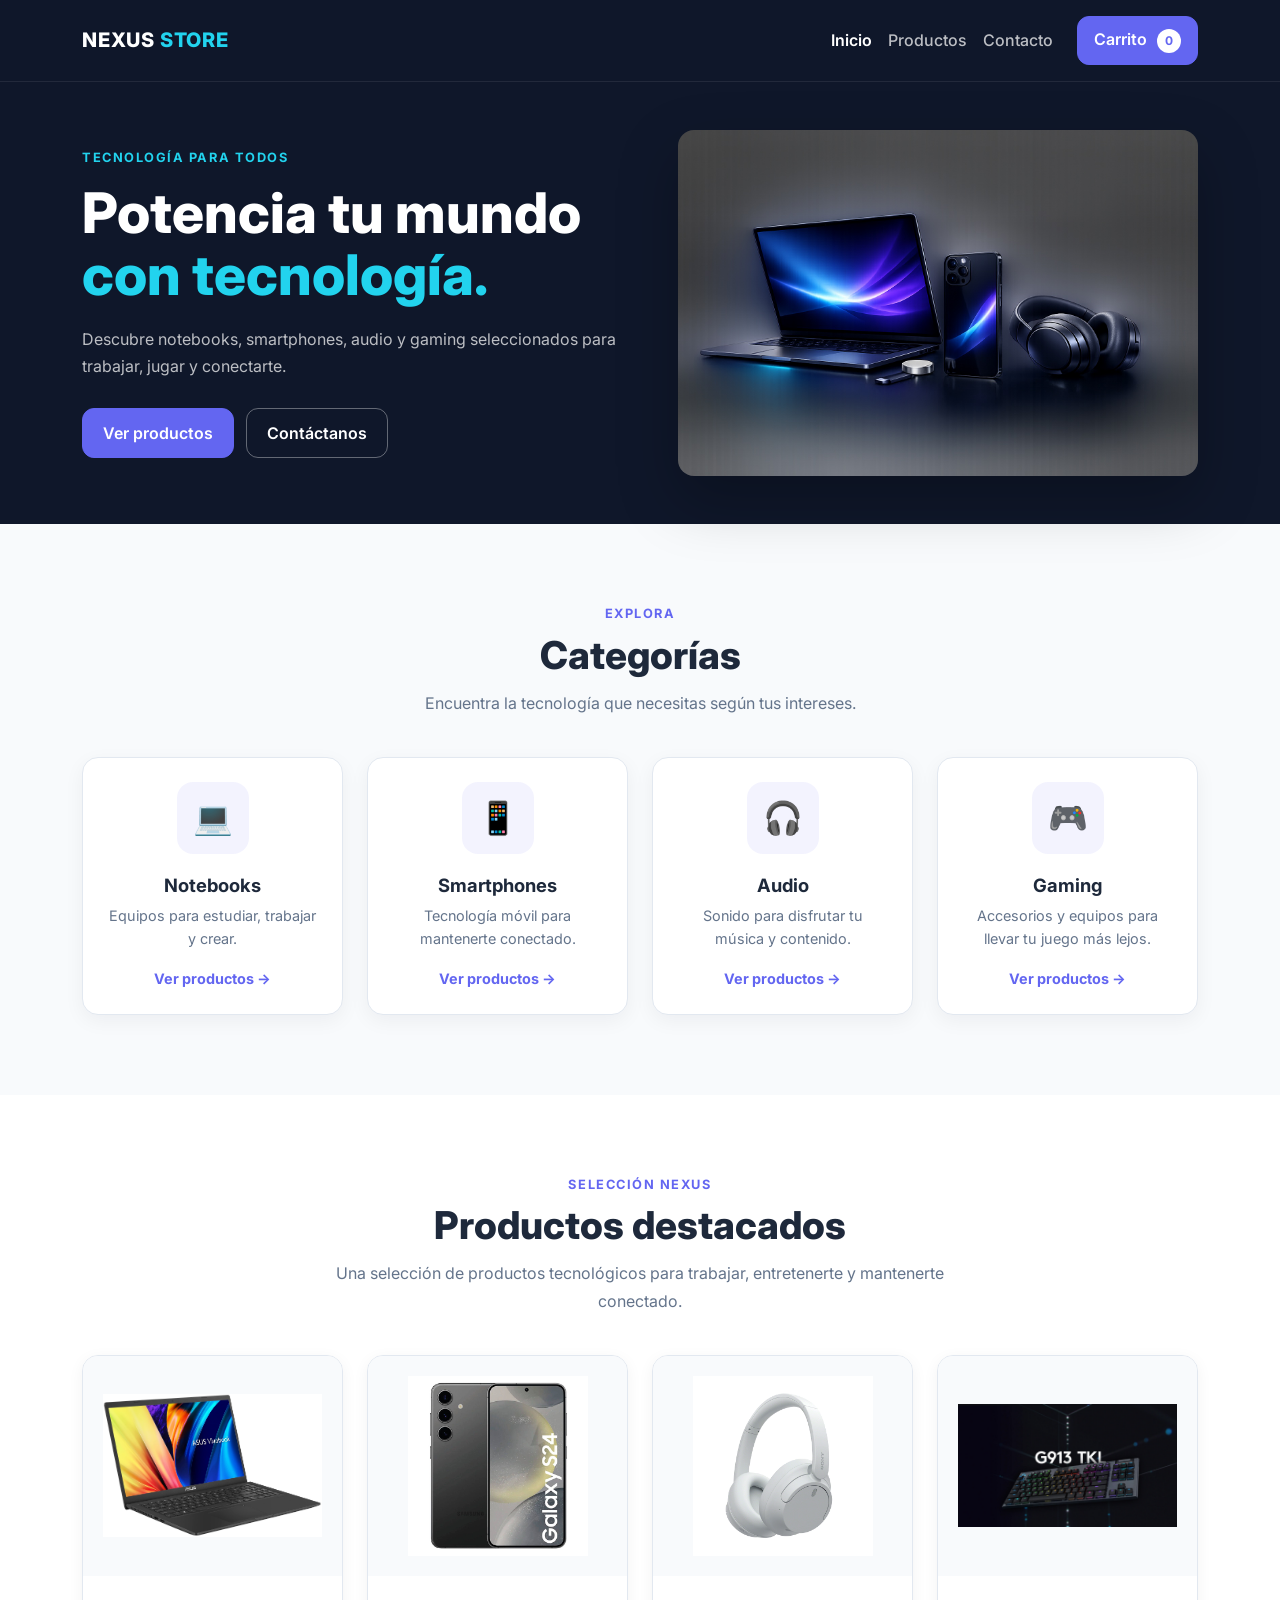
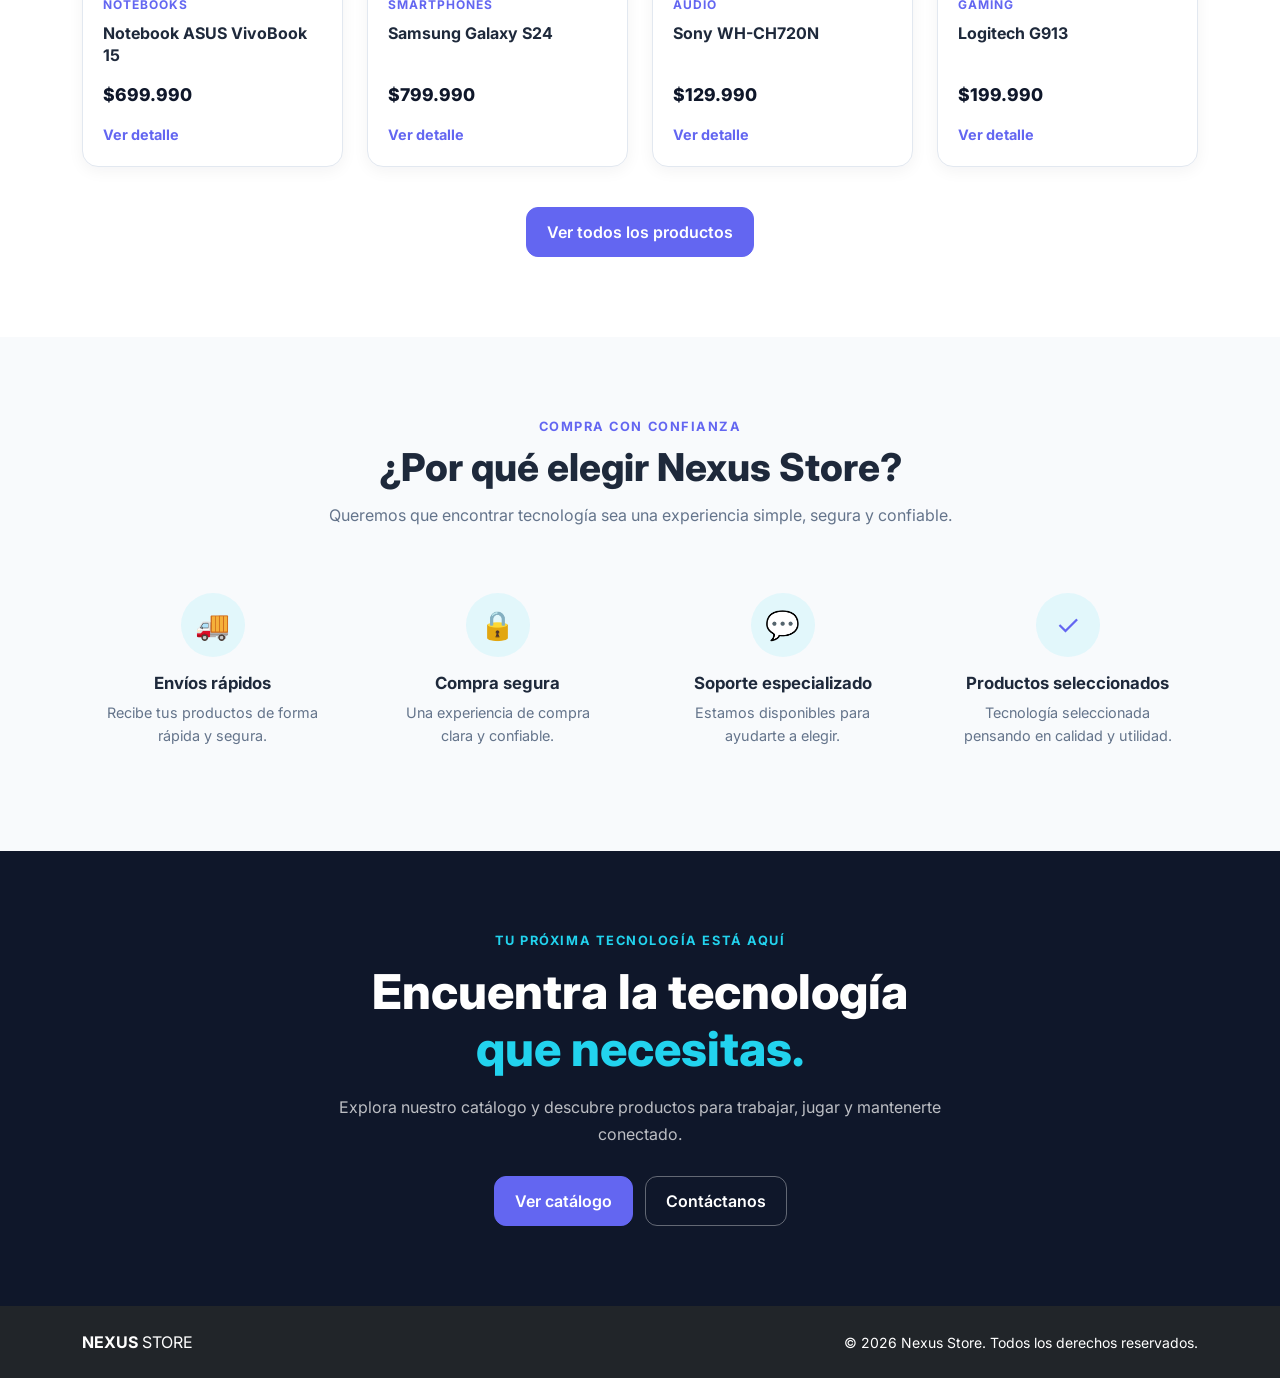
<file: index.html>
<!DOCTYPE html>
<html lang="es">

<head>
    <meta charset="UTF-8">
    <meta
        name="viewport"
        content="width=device-width, initial-scale=1.0"
    >
    <meta
        name="description"
        content="Nexus Store, catálogo de productos tecnológicos."
    >
    <title>
        Nexus Store | Inicio
    </title>

    <!-- ======================================
         GOOGLE FONTS
    ======================================= -->

    <link
        rel="preconnect"
        href="https://fonts.googleapis.com"
    >
    <link
        rel="preconnect"
        href="https://fonts.gstatic.com"
        crossorigin
    >
    <link
        href="https://fonts.googleapis.com/css2?family=Inter:wght@400;500;600;700;800&display=swap"
        rel="stylesheet"
    >

    <!-- ======================================
         BOOTSTRAP CSS
    ======================================= -->

    <link
        href="https://cdn.jsdelivr.net/npm/bootstrap@5.3.8/dist/css/bootstrap.min.css"
        rel="stylesheet"
    >


    <!-- ======================================
         CSS
    ======================================= -->

    <link
        rel="stylesheet"
        href="css/custom.css"
    >

</head>

<body>


    <!-- ======================================
         HEADER
    ======================================= -->

    <header class="site-header">


        <!-- ==================================
             NAVEGACIÓN PRINCIPAL
        =================================== -->

        <nav
            class="navbar navbar-expand-lg nexus-navbar"
            aria-label="Navegación principal"
        >
            <div class="container">


                <!-- ==========================
                     MARCA
                =========================== -->

                <a
                    class="navbar-brand nexus-brand"
                    href="index.html"
                    aria-label="Nexus Store, volver al inicio"
                >
                    <span class="brand-main">
                        NEXUS
                    </span>
                    <span class="brand-accent">
                        STORE
                    </span>
                </a>

                <!-- ==========================
                     BOTÓN MOBILE
                =========================== -->

                <button
                    class="navbar-toggler"
                    type="button"
                    data-bs-toggle="collapse"
                    data-bs-target="#mainNavbar"
                    aria-controls="mainNavbar"
                    aria-expanded="false"
                    aria-label="Abrir menú de navegación"
                >
                    <span
                        class="navbar-toggler-icon"
                    ></span>
                </button>

                <!-- ==========================
                     MENÚ DE NAVEGACIÓN
                =========================== -->

                <div
                    class="collapse navbar-collapse"
                    id="mainNavbar"
                >
                    <ul
                        class="navbar-nav ms-auto align-items-lg-center"
                    >
                        <!-- INICIO -->

                        <li class="nav-item">
                            <a
                                class="nav-link active"
                                aria-current="page"
                                href="index.html"
                            >
                                Inicio
                            </a>

                        </li>

                        <!-- PRODUCTOS -->

                        <li class="nav-item">

                            <a
                                class="nav-link"
                                href="productos.html"
                            >
                                Productos
                            </a>

                        </li>

                        <!-- CONTACTO -->

                        <li class="nav-item">
                            <a
                                class="nav-link"
                                href="contacto.html"
                            >
                                Contacto
                            </a>
                        </li>

                        <!-- CARRITO -->

                        <li class="nav-item ms-lg-3">
                            <a
                                class="btn btn-nexus-cart"
                                href="#"
                                aria-label="Ver carrito de compras"
                            >
                                Carrito
                                <span
                                    id="cart-count"
                                    class="cart-count"
                                    role="status"
                                    aria-label="0 productos en el carrito"
                                >
                                     0
                                </span>
                            </a>
                        </li>
                    </ul>
                </div>
            </div>
        </nav>
    </header>


    <!-- ======================================
     CONTENIDO PRINCIPAL
======================================= -->

<main>

    <!-- ==================================
         HERO
    =================================== -->

    <section class="hero">
        <div class="container">
            <div class="row align-items-center">

                <!-- ======================
                     CONTENIDO DEL HERO
                ======================= -->

                <div class="col-12 col-lg-6">
                    <div class="hero-content">
                        <p class="hero-eyebrow">
                            Tecnología para todos
                        </p>
                        <h1 class="hero-title">
                            Potencia tu mundo
                            <span class="hero-title-accent">
                                con tecnología.
                            </span>
                        </h1>

                        <p class="hero-description">

                            Descubre notebooks, smartphones,
                            audio y gaming seleccionados para
                            trabajar, jugar y conectarte.
                        </p>

                        <!-- Acciones -->

                        <div class="hero-actions">
                            <a
                                href="productos.html"
                                class="btn btn-nexus-primary"
                            >
                                Ver productos
                            </a>
                            <a
                                href="contacto.html"
                                class="btn btn-nexus-outline"
                            >
                                Contáctanos
                            </a>
                        </div>
                    </div>
                </div>

                <!-- ======================
                     IMAGEN DEL HERO
                ======================= -->

                <div class="col-12 col-lg-6">
                    <div class="hero-media">
                        <img
                            src="img/Image_Hero.jpg"
                            alt="Notebook, smartphone y audífonos representando productos tecnológicos de Nexus Store"
                            class="img-fluid hero-image"
                        >
                    </div>
                </div>
            </div>
        </div>
    </section>

<!-- =========================================
     CATEGORÍAS
========================================= -->

<section
    class="home-categories"
    aria-labelledby="categories-title"
>

    <div class="container">

        <!-- Encabezado de sección -->

        <div class="section-heading">

            <p class="section-eyebrow">
                Explora
            </p>

            <h2
                id="categories-title"
                class="section-title"
            >
                Categorías
            </h2>

            <p class="section-description">
                Encuentra la tecnología que necesitas según tus intereses.
            </p>

        </div>


        <!-- Grid de categorías -->

        <div class="row g-4">


            <!-- Notebooks -->

            <div class="col-12 col-sm-6 col-lg-3">

                <a
                    href="productos.html?categoria=notebooks"
                    class="category-card"
                    aria-label="Ver productos de la categoría Notebooks"
                >

                    <div class="category-icon" aria-hidden="true">
                        💻
                    </div>

                    <h3 class="category-title">
                        Notebooks
                    </h3>

                    <p class="category-description">
                        Equipos para estudiar, trabajar y crear.
                    </p>

                    <span class="category-link">
                        Ver productos →
                    </span>

                </a>

            </div>


            <!-- Smartphones -->

            <div class="col-12 col-sm-6 col-lg-3">

                <a
                    href="productos.html?categoria=smartphones"
                    class="category-card"
                    aria-label="Ver productos de la categoría Smartphones"
                >

                    <div class="category-icon" aria-hidden="true">
                        📱
                    </div>

                    <h3 class="category-title">
                        Smartphones
                    </h3>

                    <p class="category-description">
                        Tecnología móvil para mantenerte conectado.
                    </p>

                    <span class="category-link">
                        Ver productos →
                    </span>

                </a>

            </div>


            <!-- Audio -->

            <div class="col-12 col-sm-6 col-lg-3">

                <a
                    href="productos.html?categoria=audio"
                    class="category-card"
                    aria-label="Ver productos de la categoría Audio"
                >

                    <div class="category-icon" aria-hidden="true">
                        🎧
                    </div>

                    <h3 class="category-title">
                        Audio
                    </h3>

                    <p class="category-description">
                        Sonido para disfrutar tu música y contenido.
                    </p>

                    <span class="category-link">
                        Ver productos →
                    </span>

                </a>

            </div>


            <!-- Gaming -->

            <div class="col-12 col-sm-6 col-lg-3">

                <a
                    href="productos.html?categoria=gaming"
                    class="category-card"
                    aria-label="Ver productos de la categoría Gaming"
                >

                    <div class="category-icon" aria-hidden="true">
                        🎮
                    </div>

                    <h3 class="category-title">
                        Gaming
                    </h3>

                    <p class="category-description">
                        Accesorios y equipos para llevar tu juego más lejos.
                    </p>

                    <span class="category-link">
                        Ver productos →
                    </span>

                </a>

            </div>

        </div>

    </div>

</section>



<!-- =========================================
     PRODUCTOS DESTACADOS
========================================= -->

<section
    class="featured-products"
    aria-labelledby="featured-title"
>

    <div class="container">

        <!-- Encabezado -->

        <div class="section-heading">

            <p class="section-eyebrow">
                Selección Nexus
            </p>

            <h2
                id="featured-title"
                class="section-title"
            >
                Productos destacados
            </h2>

            <p class="section-description">
                Una selección de productos tecnológicos para trabajar,
                entretenerte y mantenerte conectado.
            </p>

        </div>


        <!-- Grid de productos -->

        <div class="row g-4">


            <!-- Producto 1 -->

            <div class="col-12 col-sm-6 col-lg-3">
                <article class="home-product-card">
                    <div class="home-product-image-wrapper">
                        <img
                            src="img/asus-vivobook.jpg"
                            alt="Notebook ASUS VivoBook 15"
                            class="home-product-image"
                        >
                    </div>

                    <div class="home-product-content">
                        <p class="home-product-category">
                            Notebooks
                        </p>
                        <h3 class="home-product-title">
                            Notebook ASUS VivoBook 15
                        </h3>
                        <p class="home-product-price">
                            $699.990
                        </p>
                        <a
                            href="producto.html?id=asus-vivobook"
                            class="home-product-link"
                        >
                            Ver detalle
                        </a>
                    </div>
                </article>
            </div>


            <!-- Producto 2 -->

            <div class="col-12 col-sm-6 col-lg-3">
                <article class="home-product-card">
                    <div class="home-product-image-wrapper">

                        <img
                            src="img/samsung-galaxy-s24.jpg"
                            alt="Smartphone Samsung Galaxy S24"
                            class="home-product-image"
                        >
                    </div>

                    <div class="home-product-content">
                        <p class="home-product-category">
                            Smartphones
                        </p>
                        <h3 class="home-product-title">
                            Samsung Galaxy S24
                        </h3>
                        <p class="home-product-price">
                            $799.990
                        </p>

                        <a
                            href="producto.html?id=samsung-galaxy-s24"
                            class="home-product-link"
                        >
                            Ver detalle
                        </a>
                    </div>
                </article>
            </div>


            <!-- Producto 3 -->

            <div class="col-12 col-sm-6 col-lg-3">

                <article class="home-product-card">
                    <div class="home-product-image-wrapper">
                        <img
                            src="img/sony-wh-ch720n.jpg"
                            alt="Audífonos inalámbricos Sony WH-CH720N"
                            class="home-product-image"
                        >
                    </div>
                    <div class="home-product-content">
                        <p class="home-product-category">
                            Audio
                        </p>
                        <h3 class="home-product-title">
                            Sony WH-CH720N
                        </h3>
                        <p class="home-product-price">
                            $129.990
                        </p>
                        <a
                            href="producto.html?id=sony-wh-ch720n"
                            class="home-product-link"
                        >
                            Ver detalle
                        </a>
                    </div>
                </article>
            </div>


            <!-- Producto 4 -->

            <div class="col-12 col-sm-6 col-lg-3">

                <article class="home-product-card">
                    <div class="home-product-image-wrapper">
                        <img
                            src="img/logitech-g913.jpg"
                            alt="Teclado mecánico Logitech G913"
                            class="home-product-image"
                        >
                    </div>
                    <div class="home-product-content">
                        <p class="home-product-category">
                            Gaming
                        </p>
                        <h3 class="home-product-title">
                            Logitech G913
                        </h3>
                        <p class="home-product-price">
                            $199.990
                        </p>
                        <a
                            href="producto.html?id=logitech-g913"
                            class="home-product-link"
                        >
                            Ver detalle
                        </a>
                    </div>
                </article>
            </div>
        </div>


        <!-- Ver catálogo -->

        <div class="featured-products-action">
            <a
                href="productos.html"
                class="btn btn-nexus-primary"
            >
                Ver todos los productos
            </a>
        </div>
    </div>
</section>



<!-- =========================================
     BENEFICIOS
========================================= -->

<section
    class="benefits-section"
    aria-labelledby="benefits-title"
>

    <div class="container">

        <div class="section-heading">
            <p class="section-eyebrow">
                Compra con confianza
            </p>
            <h2
                id="benefits-title"
                class="section-title"
            >
                ¿Por qué elegir Nexus Store?
            </h2>
            <p class="section-description">
                Queremos que encontrar tecnología sea una experiencia
                simple, segura y confiable.
            </p>
        </div>

        <div class="row g-4">


            <!-- Beneficio 1 -->

            <div class="col-12 col-md-6 col-lg-3">

                <article class="benefit-card">
                    <div
                        class="benefit-icon"
                        aria-hidden="true"
                    >
                        🚚
                    </div>
                    <h3 class="benefit-title">
                        Envíos rápidos
                    </h3>
                    <p class="benefit-description">
                        Recibe tus productos de forma rápida y segura.
                    </p>
                </article>
            </div>


            <!-- Beneficio 2 -->

            <div class="col-12 col-md-6 col-lg-3">

                <article class="benefit-card">
                    <div
                        class="benefit-icon"
                        aria-hidden="true"
                    >
                        🔒
                    </div>
                    <h3 class="benefit-title">
                        Compra segura
                    </h3>
                    <p class="benefit-description">
                        Una experiencia de compra clara y confiable.
                    </p>
                </article>
            </div>


            <!-- Beneficio 3 -->

            <div class="col-12 col-md-6 col-lg-3">
                <article class="benefit-card">
                    <div
                        class="benefit-icon"
                        aria-hidden="true"
                    >
                        💬
                    </div>
                    <h3 class="benefit-title">
                        Soporte especializado
                    </h3>
                    <p class="benefit-description">
                        Estamos disponibles para ayudarte a elegir.
                    </p>
                </article>
            </div>


            <!-- Beneficio 4 -->

            <div class="col-12 col-md-6 col-lg-3">
                <article class="benefit-card">
                    <div
                        class="benefit-icon"
                        aria-hidden="true"
                    >
                        ✓
                    </div>
                    <h3 class="benefit-title">
                        Productos seleccionados
                    </h3>
                    <p class="benefit-description">
                        Tecnología seleccionada pensando en calidad y utilidad.
                    </p>
                </article>
            </div>
        </div>
    </div>
</section>

<!-- =========================================
     CTA
========================================= -->

<section
    class="home-cta"
    aria-labelledby="cta-title"
>
    <div class="container">
        <div class="home-cta-content">
            <p class="home-cta-eyebrow">
                Tu próxima tecnología está aquí
            </p>
            <h2
                id="cta-title"
                class="home-cta-title"
            >
                Encuentra la tecnología
                <span>
                    que necesitas.
                </span>
            </h2>
            <p class="home-cta-description">
                Explora nuestro catálogo y descubre productos para
                trabajar, jugar y mantenerte conectado.
            </p>
            <div class="home-cta-actions">
                <a
                    href="productos.html"
                    class="btn btn-nexus-primary"
                >
                    Ver catálogo
                </a>
                <a
                    href="contacto.html"
                    class="btn btn-nexus-outline"
                >
                    Contáctanos
                </a>
            </div>
        </div>
    </div>

</section>
    

</main>

<!-- =========================================
     FOOTER
========================================= -->

<footer class="bg-dark text-white py-4">

    <div class="container">

        <div
            class="d-flex flex-column flex-md-row justify-content-between align-items-center gap-3"
        >

            <div>

                <strong>
                    NEXUS
                </strong>

                <span>
                    STORE
                </span>

            </div>

            <p class="mb-0 small">
                © 2026 Nexus Store. Todos los derechos reservados.
            </p>

        </div>

    </div>

</footer>

    <!-- ======================================
         BOOTSTRAP JAVASCRIPT
    ======================================= -->

    <script
        src="https://cdn.jsdelivr.net/npm/bootstrap@5.3.8/dist/js/bootstrap.bundle.min.js"
    ></script>

    <!-- ======================================
         JAVASCRIPT 
    ======================================= -->

    <script src="js/main.js"></script>

</body>

</html>
</file>
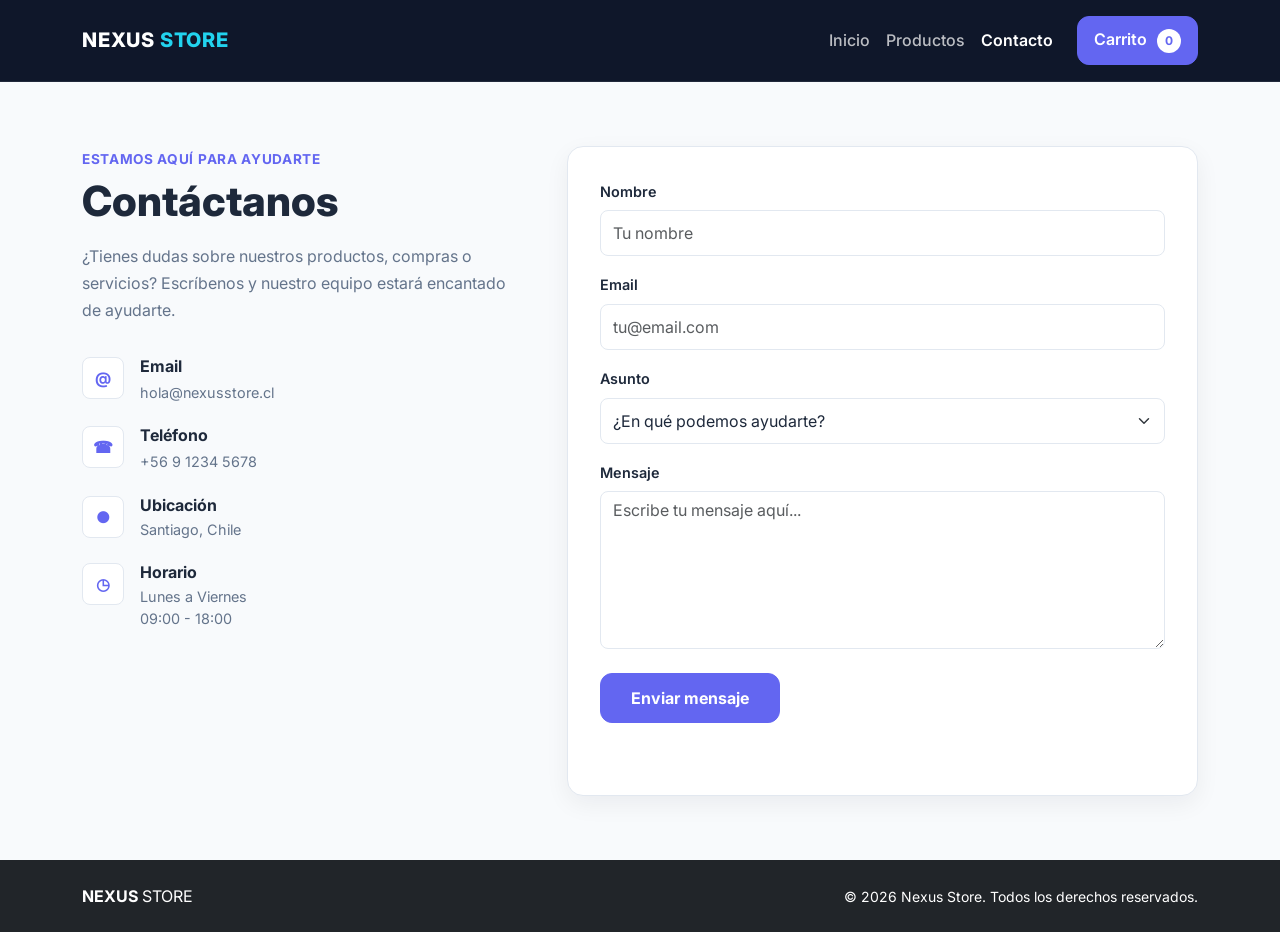
<file: contacto.html>
<!DOCTYPE html>
<html lang="es">

<head>

    <meta charset="UTF-8">

    <meta
        name="viewport"
        content="width=device-width, initial-scale=1.0"
    >

    <meta
        name="description"
        content="Contacta con Nexus Store para consultas sobre productos tecnológicos, compras y soporte."
    >

    <title>Nexus Store | Contacto</title>


    <!-- =========================================
         GOOGLE FONTS
    ========================================== -->

    <link
        rel="preconnect"
        href="https://fonts.googleapis.com"
    >

    <link
        rel="preconnect"
        href="https://fonts.gstatic.com"
        crossorigin
    >

    <link
        href="https://fonts.googleapis.com/css2?family=Inter:wght@400;500;600;700;800&display=swap"
        rel="stylesheet"
    >


    <!-- =========================================
         BOOTSTRAP
    ========================================== -->

    <link
        href="https://cdn.jsdelivr.net/npm/bootstrap@5.3.8/dist/css/bootstrap.min.css"
        rel="stylesheet"
    >


    <!-- =========================================
         CSS PERSONALIZADO
    ========================================== -->

    <link
        rel="stylesheet"
        href="css/custom.css"
    >

</head>


<body>


    <!-- =========================================
         HEADER
    ========================================== -->

    <header class="site-header">

        <nav
            class="navbar navbar-expand-lg nexus-navbar"
            aria-label="Navegación principal"
        >

            <div class="container">


                <!-- Marca -->

                <a
                    class="navbar-brand nexus-brand"
                    href="index.html"
                >

                    <span class="brand-main">
                        NEXUS
                    </span>

                    <span class="brand-accent">
                        STORE
                    </span>

                </a>


                <!-- Botón menú mobile -->

                <button
                    class="navbar-toggler"
                    type="button"
                    data-bs-toggle="collapse"
                    data-bs-target="#mainNavbar"
                    aria-controls="mainNavbar"
                    aria-expanded="false"
                    aria-label="Abrir menú de navegación"
                >

                    <span class="navbar-toggler-icon"></span>

                </button>


                <!-- Menú -->

                <div
                    class="collapse navbar-collapse"
                    id="mainNavbar"
                >

                    <ul
                        class="navbar-nav ms-auto align-items-lg-center"
                    >


                        <!-- Inicio -->

                        <li class="nav-item">

                            <a
                                class="nav-link"
                                href="index.html"
                            >
                                Inicio
                            </a>

                        </li>


                        <!-- Productos -->

                        <li class="nav-item">

                            <a
                                class="nav-link"
                                href="productos.html"
                            >
                                Productos
                            </a>

                        </li>


                        <!-- Contacto -->

                        <li class="nav-item">

                            <a
                                class="nav-link active"
                                aria-current="page"
                                href="contacto.html"
                            >
                                Contacto
                            </a>

                        </li>


                        <!-- Carrito -->

                        <li class="nav-item ms-lg-3">

                            <a
                                class="btn btn-nexus-cart"
                                href="#"
                                aria-label="Ver carrito de compras"
                            >

                                Carrito

                                <span
                                    id="cart-count"
                                    class="cart-count"
                                >
                                    0
                                </span>

                            </a>

                        </li>

                    </ul>

                </div>

            </div>

        </nav>

    </header>



    <!-- =========================================
         CONTENIDO PRINCIPAL
    ========================================== -->

    <main>


        <!-- =====================================
             CONTACTO
        ====================================== -->

        <section
            class="contact-section"
            aria-labelledby="contact-title"
        >

            <div class="container">


                <div class="row g-4 g-lg-5">


                    <!-- =================================
                         INFORMACIÓN DE CONTACTO
                    ================================== -->

                    <div class="col-12 col-lg-5">

                        <div class="contact-info">


                            <span class="contact-eyebrow">
                                Estamos aquí para ayudarte
                            </span>


                            <h1
                                id="contact-title"
                                class="contact-title"
                            >
                                Contáctanos
                            </h1>


                            <p class="contact-intro">

                                ¿Tienes dudas sobre nuestros productos,
                                compras o servicios? Escríbenos y nuestro
                                equipo estará encantado de ayudarte.

                            </p>



                            <!-- Email -->

                            <article class="contact-item">

                                <div class="contact-item-icon">
                                    @
                                </div>

                                <div>

                                    <h2>
                                        Email
                                    </h2>

                                    <a
                                        href="mailto:hola@nexusstore.cl"
                                    >
                                        hola@nexusstore.cl
                                    </a>

                                </div>

                            </article>



                            <!-- Teléfono -->

                            <article class="contact-item">

                                <div class="contact-item-icon">
                                    ☎
                                </div>

                                <div>

                                    <h2>
                                        Teléfono
                                    </h2>

                                    <a
                                        href="tel:+56912345678"
                                    >
                                        +56 9 1234 5678
                                    </a>

                                </div>

                            </article>



                            <!-- Ubicación -->

                            <article class="contact-item">

                                <div class="contact-item-icon">
                                    ●
                                </div>

                                <div>

                                    <h2>
                                        Ubicación
                                    </h2>

                                    <p>
                                        Santiago, Chile
                                    </p>

                                </div>

                            </article>



                            <!-- Horario -->

                            <article class="contact-item">

                                <div class="contact-item-icon">
                                    ◷
                                </div>

                                <div>

                                    <h2>
                                        Horario
                                    </h2>

                                    <p>
                                        Lunes a Viernes
                                        <br>
                                        09:00 - 18:00
                                    </p>

                                </div>

                            </article>


                        </div>

                    </div>



                    <!-- =================================
                         FORMULARIO
                    ================================== -->

                    <div class="col-12 col-lg-7">

                        <div class="contact-form-wrapper">

                            <form
                                id="contact-form"
                                class="contact-form"
                                action="#"
                                method="post"
                            >


                                <!-- Nombre -->

                                <div class="mb-3">

                                    <label
                                        for="contact-name"
                                        class="form-label"
                                    >
                                        Nombre
                                    </label>

                                    <input
                                        type="text"
                                        class="form-control"
                                        id="contact-name"
                                        name="name"
                                        placeholder="Tu nombre"
                                        autocomplete="name"
                                        minlength="2"
                                        required
                                    >

                                </div>



                                <!-- Email -->

                                <div class="mb-3">

                                    <label
                                        for="contact-email"
                                        class="form-label"
                                    >
                                        Email
                                    </label>

                                    <input
                                        type="email"
                                        class="form-control"
                                        id="contact-email"
                                        name="email"
                                        placeholder="tu@email.com"
                                        autocomplete="email"
                                        required
                                    >

                                </div>



                                <!-- Asunto -->

                                <div class="mb-3">

                                    <label
                                        for="contact-subject"
                                        class="form-label"
                                    >
                                        Asunto
                                    </label>

                                    <select
                                        class="form-select"
                                        id="contact-subject"
                                        name="subject"
                                        required
                                    >

                                        <option
                                            value=""
                                            selected
                                            disabled
                                        >
                                            ¿En qué podemos ayudarte?
                                        </option>

                                        <option value="productos">
                                            Consulta sobre productos
                                        </option>

                                        <option value="compra">
                                            Consulta sobre una compra
                                        </option>

                                        <option value="envio">
                                            Envíos
                                        </option>

                                        <option value="garantia">
                                            Garantía
                                        </option>

                                        <option value="otro">
                                            Otro
                                        </option>

                                    </select>

                                </div>



                                <!-- Mensaje -->

                                <div class="mb-4">

                                    <label
                                        for="contact-message"
                                        class="form-label"
                                    >
                                        Mensaje
                                    </label>

                                    <textarea
                                        class="form-control"
                                        id="contact-message"
                                        name="message"
                                        rows="6"
                                        placeholder="Escribe tu mensaje aquí..."
                                        minlength="10"
                                        required
                                    ></textarea>

                                </div>



                                <!-- Botón -->

                                <button
                                    type="submit"
                                    class="btn btn-nexus-primary contact-submit"
                                >
                                    Enviar mensaje
                                </button>



                                <!-- Mensaje dinámico futuro -->

                                <p
                                    id="form-message"
                                    class="contact-form-message mt-3 mb-0"
                                    aria-live="polite"
                                ></p>


                            </form>

                        </div>

                    </div>


                </div>

            </div>

        </section>

    </main>



    <!-- =========================================
         FOOTER
    ========================================== -->

    <footer class="bg-dark text-white py-4">

        <div class="container">

            <div
                class="d-flex flex-column flex-md-row justify-content-between align-items-center gap-3"
            >

                <div>

                    <strong>
                        NEXUS
                    </strong>

                    <span>
                        STORE
                    </span>

                </div>

                <p class="mb-0 small">
                    © 2026 Nexus Store. Todos los derechos reservados.
                </p>

            </div>

        </div>

    </footer>



    <!-- =========================================
         BOOTSTRAP JAVASCRIPT
    ========================================== -->

    <script
        src="https://cdn.jsdelivr.net/npm/bootstrap@5.3.8/dist/js/bootstrap.bundle.min.js"
    ></script>


    <!-- =========================================
         JAVASCRIPT PERSONALIZADO
    ========================================== -->

    <script src="js/main.js"></script>


</body>

</html>
</file>
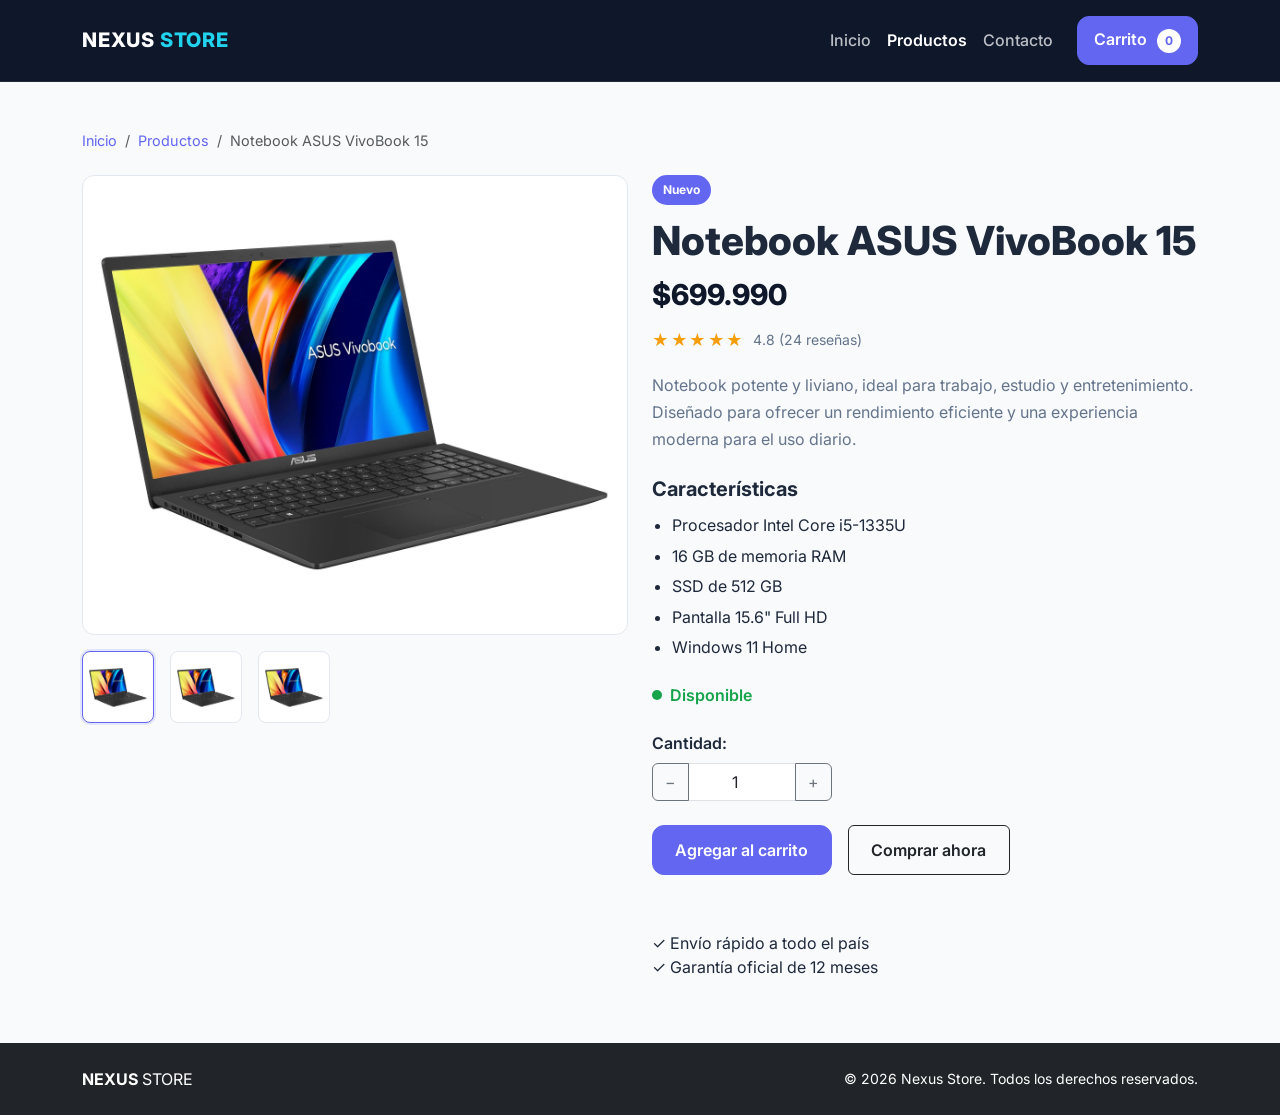
<file: producto.html>
<!DOCTYPE html>
<html lang="es">

<head>

    <meta charset="UTF-8">

    <meta
        name="viewport"
        content="width=device-width, initial-scale=1.0"
    >

    <meta
        name="description"
        content="Detalle de producto tecnológico disponible en Nexus Store."
    >

    <title>Nexus Store | Detalle de producto</title>


    <!-- =========================================
         GOOGLE FONTS
    ========================================== -->

    <link
        rel="preconnect"
        href="https://fonts.googleapis.com"
    >

    <link
        rel="preconnect"
        href="https://fonts.gstatic.com"
        crossorigin
    >

    <link
        href="https://fonts.googleapis.com/css2?family=Inter:wght@400;500;600;700;800&display=swap"
        rel="stylesheet"
    >


    <!-- =========================================
         BOOTSTRAP
    ========================================== -->

    <link
        href="https://cdn.jsdelivr.net/npm/bootstrap@5.3.8/dist/css/bootstrap.min.css"
        rel="stylesheet"
    >


    <!-- =========================================
         CSS PERSONALIZADO
    ========================================== -->

    <link
        rel="stylesheet"
        href="css/custom.css"
    >

</head>


<body>


    <!-- =========================================
         HEADER
    ========================================== -->

    <header class="site-header">

        <nav
            class="navbar navbar-expand-lg nexus-navbar"
            aria-label="Navegación principal"
        >

            <div class="container">


                <!-- Marca -->

                <a
                    class="navbar-brand nexus-brand"
                    href="index.html"
                >

                    <span class="brand-main">
                        NEXUS
                    </span>

                    <span class="brand-accent">
                        STORE
                    </span>

                </a>


                <!-- Botón mobile -->

                <button
                    class="navbar-toggler"
                    type="button"
                    data-bs-toggle="collapse"
                    data-bs-target="#mainNavbar"
                    aria-controls="mainNavbar"
                    aria-expanded="false"
                    aria-label="Abrir menú de navegación"
                >

                    <span class="navbar-toggler-icon"></span>

                </button>


                <!-- Menú -->

                <div
                    class="collapse navbar-collapse"
                    id="mainNavbar"
                >

                    <ul
                        class="navbar-nav ms-auto align-items-lg-center"
                    >

                        <li class="nav-item">

                            <a
                                class="nav-link"
                                href="index.html"
                            >
                                Inicio
                            </a>

                        </li>


                        <li class="nav-item">

                            <a
                                class="nav-link active"
                                aria-current="page"
                                href="productos.html"
                            >
                                Productos
                            </a>

                        </li>


                        <li class="nav-item">

                            <a
                                class="nav-link"
                                href="contacto.html"
                            >
                                Contacto
                            </a>

                        </li>


                        <li class="nav-item ms-lg-3">

                            <a
                                class="btn btn-nexus-cart"
                                href="#"
                                aria-label="Ver carrito de compras"
                            >

                                Carrito

                                <span
                                    id="cart-count"
                                    class="cart-count"
                                >
                                    0
                                </span>

                            </a>

                        </li>

                    </ul>

                </div>

            </div>

        </nav>

    </header>



    <!-- =========================================
         CONTENIDO PRINCIPAL
    ========================================== -->

    <main>


        <!-- =====================================
             DETALLE DEL PRODUCTO
        ====================================== -->

        <section
            class="product-detail-section"
            aria-labelledby="product-detail-title"
        >

            <div class="container">


                <!-- Breadcrumb -->

                <nav
                    aria-label="Ruta de navegación"
                    class="mb-4"
                >

                    <ol class="breadcrumb">

                        <li class="breadcrumb-item">

                            <a href="index.html">
                                Inicio
                            </a>

                        </li>

                        <li class="breadcrumb-item">

                            <a href="productos.html">
                                Productos
                            </a>

                        </li>

                        <li
                            class="breadcrumb-item active"
                            aria-current="page"
                            id="product-breadcrumb-name"
                        >
                            Notebook ASUS VivoBook 15
                        </li>

                    </ol>

                </nav>



                <div class="row gy-5 align-items-start">


                    <!-- =================================
                         GALERÍA
                    ================================== -->

                    <div class="col-12 col-lg-6">

                        <div class="product-gallery">


                            <!-- Imagen principal -->

                            <div class="product-main-image">

                                <img
                                    id="main-product-image"
                                    src="img/asus-vivobook.jpg"
                                    class="img-fluid"
                                    alt="Notebook ASUS VivoBook 15 vista principal"
                                >

                            </div>


                            <!-- Miniaturas -->

                            <div
                                class="product-thumbnails d-flex gap-3 mt-3"
                            >

                                <button
                                    class="thumbnail-button active"
                                    type="button"
                                    aria-label="Ver imagen principal del Notebook ASUS VivoBook 15"
                                >

                                    <img
                                        src="img/asus-vivobook.jpg"
                                        alt=""
                                    >

                                </button>


                                <button
                                    class="thumbnail-button"
                                    type="button"
                                    aria-label="Ver segunda imagen del Notebook ASUS VivoBook 15"
                                >

                                    <img
                                        src="img/asus-vivobook.jpg"
                                        alt=""
                                    >

                                </button>


                                <button
                                    class="thumbnail-button"
                                    type="button"
                                    aria-label="Ver tercera imagen del Notebook ASUS VivoBook 15"
                                >

                                    <img
                                        src="img/asus-vivobook.jpg"
                                        alt=""
                                    >

                                </button>

                            </div>

                        </div>

                    </div>



                    <!-- =================================
                         INFORMACIÓN
                    ================================== -->

                    <div class="col-12 col-lg-6">

                        <div class="product-detail-info">


                            <!-- Etiqueta -->

                            <span class="product-badge" id="product-detail-badge">
                                Nuevo
                            </span>


                            <!-- Nombre -->

                            <h1
                                id="product-detail-title"
                                class="product-detail-title"
                            >
                                Notebook ASUS VivoBook 15
                            </h1>


                            <!-- Precio -->

                            <p class="product-detail-price" id="product-detail-price">
                                $699.990
                            </p>


                            <!-- Rating visual -->

                                <div
                                    class="product-rating"
                                    id="product-detail-rating"
                                    role="img"
                                    aria-label="Calificación 4.8 de 5, basada en 24 reseñas"
                                >

                                    <span aria-hidden="true">
                                        ★★★★★
                                    </span>

                                    <small id="product-rating-text">
                                        4.8 (24 reseñas)
                                    </small>

                                </div>



                            <!-- Descripción -->

                            <p class="product-description" id="product-description">

                                Notebook potente y liviano, ideal para
                                trabajo, estudio y entretenimiento.
                                Diseñado para ofrecer un rendimiento
                                eficiente y una experiencia moderna
                                para el uso diario.

                            </p>



                            <!-- =================================
                                 CARACTERÍSTICAS
                            ================================== -->

                            <div class="product-specifications">

                                <h2>
                                    Características
                                </h2>

                                <ul id="product-specifications-list">

                                    <li>
                                        Procesador Intel Core i5-1335U
                                    </li>

                                    <li>
                                        16 GB de memoria RAM
                                    </li>

                                    <li>
                                        SSD de 512 GB
                                    </li>

                                    <li>
                                        Pantalla 15.6" Full HD
                                    </li>

                                    <li>
                                        Windows 11 Home
                                    </li>

                                </ul>

                            </div>



                            <!-- Disponibilidad -->

                            <p class="product-stock">

                                <span
                                    class="stock-indicator"
                                    aria-hidden="true"
                                ></span>

                                Disponible

                            </p>



                            <!-- =================================
                                 CANTIDAD
                            ================================== -->

                            <div class="product-quantity">

                                <label
                                    for="product-quantity"
                                    class="form-label"
                                >
                                    Cantidad:
                                </label>

                                <div
                                    class="input-group quantity-control"
                                >

                                    <button
                                        class="btn btn-outline-secondary"
                                        type="button"
                                        id="quantity-decrease"
                                        aria-label="Disminuir cantidad"
                                    >
                                        −
                                    </button>

                                    <input
                                        type="number"
                                        class="form-control text-center"
                                        id="product-quantity"
                                        value="1"
                                        min="1"
                                        max="10"
                                        aria-label="Cantidad de productos"
                                    >

                                    <button
                                        class="btn btn-outline-secondary"
                                        type="button"
                                        id="quantity-increase"
                                        aria-label="Aumentar cantidad"
                                    >
                                        +
                                    </button>

                                </div>

                            </div>



                            <!-- =================================
                                 ACCIONES
                            ================================== -->

                            <div
                                class="product-actions d-flex flex-column flex-md-row gap-3"
                            >

                                <button
                                    type="button"
                                    class="btn btn-nexus-primary"
                                    id="add-to-cart"
                                >
                                    Agregar al carrito
                                </button>


                                <button
                                    type="button"
                                    class="btn btn-outline-dark"
                                >
                                    Comprar ahora
                                </button>

                            </div>



                            <!-- Mensaje dinámico futuro -->

                            <p
                                id="cart-message"
                                class="product-message mt-3"
                                aria-live="polite"
                            ></p>



                            <!-- =================================
                                 BENEFICIOS
                            ================================== -->

                            <div class="product-benefits">

                                <div>
                                    ✓ Envío rápido a todo el país
                                </div>

                                <div>
                                    ✓ Garantía oficial de 12 meses
                                </div>

                            </div>


                        </div>

                    </div>

                </div>

            </div>

        </section>

    </main>



    <!-- =========================================
         FOOTER
    ========================================== -->

        <footer class="bg-dark text-white py-4">

        <div class="container">

            <div
            class="d-flex flex-column flex-md-row justify-content-between align-items-center gap-3"
            >

                <div>

                    <strong>
                        NEXUS
                    </strong>
                
                    <span>
                        STORE
                    </span>

                </div>

                <p class="mb-0 small">
                    © 2026 Nexus Store. Todos los derechos reservados.
                </p>

            </div>

        </div>

    </footer>



    <!-- =========================================
         BOOTSTRAP JAVASCRIPT
    ========================================== -->

    <script
        src="https://cdn.jsdelivr.net/npm/bootstrap@5.3.8/dist/js/bootstrap.bundle.min.js"
    ></script>


    <!-- =========================================
         JAVASCRIPT PERSONALIZADO
    ========================================== -->

    <script src="js/main.js"></script>

    <script src="js/product_detail.js"></script>


</body>

</html>
</file>
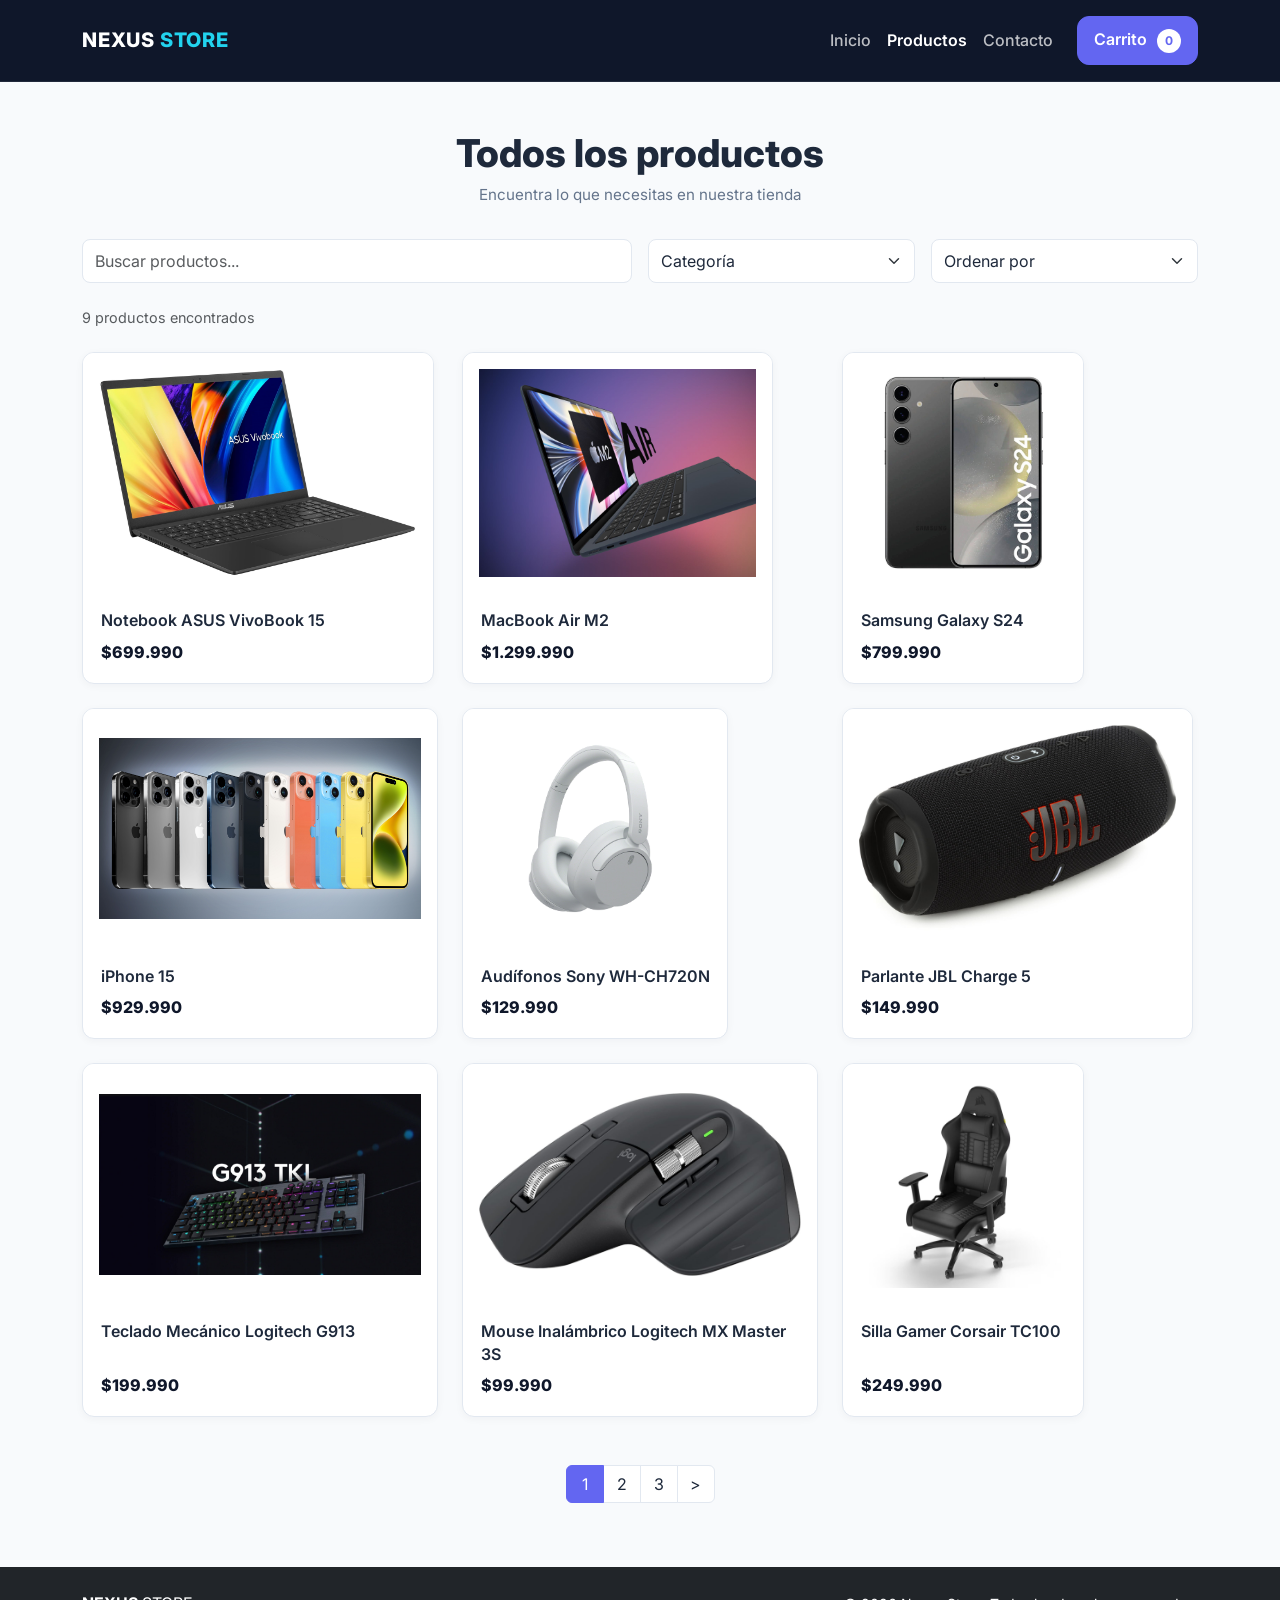
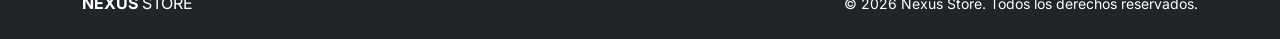
<file: productos.html>
<!DOCTYPE html>
<html lang="es">

<head>
    <meta charset="UTF-8">
    <meta name="viewport" content="width=device-width, initial-scale=1.0">
    <meta name="description" content="Catálogo de productos tecnológicos de Nexus Store.">
    <title>Nexus Store | Productos</title>

    <link rel="preconnect" href="https://fonts.googleapis.com">
    <link rel="preconnect" href="https://fonts.gstatic.com" crossorigin>
    <link href="https://fonts.googleapis.com/css2?family=Inter:wght@400;500;600;700;800&display=swap" rel="stylesheet">

    <link href="https://cdn.jsdelivr.net/npm/bootstrap@5.3.8/dist/css/bootstrap.min.css" rel="stylesheet">
    <link rel="stylesheet" href="css/custom.css">
</head>

<body>

    <!-- =========================================
         HEADER
    ========================================== -->

    <header class="site-header">
        <nav class="navbar navbar-expand-lg nexus-navbar" aria-label="Navegación principal">
            <div class="container">

                <a class="navbar-brand nexus-brand" href="index.html">
                    <span class="brand-main">NEXUS</span>
                    <span class="brand-accent">STORE</span>
                </a>

                <button
                    class="navbar-toggler"
                    type="button"
                    data-bs-toggle="collapse"
                    data-bs-target="#mainNavbar"
                    aria-controls="mainNavbar"
                    aria-expanded="false"
                    aria-label="Abrir menú de navegación"
                >
                    <span class="navbar-toggler-icon"></span>
                </button>

                <div class="collapse navbar-collapse" id="mainNavbar">
                    <ul class="navbar-nav ms-auto align-items-lg-center">

                        <li class="nav-item">
                            <a class="nav-link" href="index.html">
                                Inicio
                            </a>
                        </li>

                        <li class="nav-item">
                            <a
                                class="nav-link active"
                                aria-current="page"
                                href="productos.html"
                            >
                                Productos
                            </a>
                        </li>

                        <li class="nav-item">
                            <a class="nav-link" href="contacto.html">
                                Contacto
                            </a>
                        </li>

                        <li class="nav-item ms-lg-3">
                            <a
                                class="btn btn-nexus-cart"
                                href="#"
                                aria-label="Ver carrito de compras"
                            >
                                Carrito
                                <span id="cart-count" class="cart-count">0</span>
                            </a>
                        </li>

                    </ul>
                </div>

            </div>
        </nav>
    </header>


    <!-- =========================================
         CONTENIDO PRINCIPAL
    ========================================== -->

    <main>
        <section
            class="products-section"
            aria-labelledby="products-title"
        >
            <div class="container">

                <div class="products-header text-center">
                    <h1 id="products-title">
                        Todos los productos
                    </h1>

                    <p>
                        Encuentra lo que necesitas en nuestra tienda
                    </p>
                </div>


                <!-- =================================
                     BUSCADOR Y FILTROS
                ================================== -->

                <div class="row g-3 mb-4">

                    <div class="col-12 col-lg-6">
                        <label
                            for="product-search"
                            class="form-label visually-hidden"
                        >
                            Buscar productos
                        </label>

                        <input
                            type="search"
                            class="form-control"
                            id="product-search"
                            placeholder="Buscar productos..."
                            autocomplete="off"
                        >
                    </div>

                    <div class="col-12 col-md-6 col-lg-3">
                        <label
                            for="category-filter"
                            class="form-label visually-hidden"
                        >
                            Filtrar por categoría
                        </label>

                        <select
                            class="form-select"
                            id="category-filter"
                        >
                            <option value="all">Categoría</option>
                            <option value="notebooks">Notebooks</option>
                            <option value="smartphones">Smartphones</option>
                            <option value="audio">Audio</option>
                            <option value="gaming">Gaming</option>
                            <option value="accesorios">Accesorios</option>
                        </select>
                    </div>

                    <div class="col-12 col-md-6 col-lg-3">
                        <label
                            for="sort-products"
                            class="form-label visually-hidden"
                        >
                            Ordenar productos
                        </label>

                        <select
                            class="form-select"
                            id="sort-products"
                        >
                            <option value="default">Ordenar por</option>
                            <option value="price-low">Menor precio</option>
                            <option value="price-high">Mayor precio</option>
                            <option value="name-az">Nombre A-Z</option>
                        </select>
                    </div>

                </div>


                <!-- =================================
                     CONTADOR
                ================================== -->

                <p
                    id="products-counter"
                    class="text-muted mb-4"
                    aria-live="polite"
                >
                    9 productos encontrados
                </p>


                <!-- =================================
                     GRID
                ================================== -->

                <div class="row g-4" id="products-grid">


                    <!-- ASUS -->

                    <div
                        class="col-12 col-md-6 col-lg-4 product-item"
                        data-category="notebooks"
                        data-name="Notebook ASUS VivoBook 15"
                        data-price="699990"
                    >
                        <a
                            href="producto.html?id=asus-vivobook"
                            class="text-decoration-none text-reset d-block h-100"
                            aria-label="Ver detalle del Notebook ASUS VivoBook 15"
                        >
                            <article class="card product-card h-100">
                                <img
                                    src="img/asus-vivobook.jpg"
                                    class="card-img-top product-image"
                                    alt="Notebook ASUS VivoBook 15"
                                >

                                <div class="card-body">
                                    <h2 class="card-title product-name">
                                        Notebook ASUS VivoBook 15
                                    </h2>

                                    <p class="product-price">
                                        $699.990
                                    </p>
                                </div>
                            </article>
                        </a>
                    </div>


                    <!-- MACBOOK -->

                    <div
                        class="col-12 col-md-6 col-lg-4 product-item"
                        data-category="notebooks"
                        data-name="MacBook Air M2"
                        data-price="1299990"
                    >
                        <a
                            href="producto.html?id=macbook-air-m2"
                            class="text-decoration-none text-reset d-block h-100"
                            aria-label="Ver detalle del MacBook Air M2"
                        >
                            <article class="card product-card h-100">
                                <img
                                    src="img/macbook-air-m2.jpg"
                                    class="card-img-top product-image"
                                    alt="Notebook Apple MacBook Air M2"
                                >

                                <div class="card-body">
                                    <h2 class="card-title product-name">
                                        MacBook Air M2
                                    </h2>

                                    <p class="product-price">
                                        $1.299.990
                                    </p>
                                </div>
                            </article>
                        </a>
                    </div>


                    <!-- SAMSUNG -->

                    <div
                        class="col-12 col-md-6 col-lg-4 product-item"
                        data-category="smartphones"
                        data-name="Samsung Galaxy S24"
                        data-price="799990"
                    >
                        <a
                            href="producto.html?id=samsung-galaxy-s24"
                            class="text-decoration-none text-reset d-block h-100"
                            aria-label="Ver detalle del Samsung Galaxy S24"
                        >
                            <article class="card product-card h-100">
                                <img
                                    src="img/samsung-galaxy-s24.jpg"
                                    class="card-img-top product-image"
                                    alt="Smartphone Samsung Galaxy S24"
                                >

                                <div class="card-body">
                                    <h2 class="card-title product-name">
                                        Samsung Galaxy S24
                                    </h2>

                                    <p class="product-price">
                                        $799.990
                                    </p>
                                </div>
                            </article>
                        </a>
                    </div>


                    <!-- IPHONE -->

                    <div
                        class="col-12 col-md-6 col-lg-4 product-item"
                        data-category="smartphones"
                        data-name="iPhone 15"
                        data-price="929990"
                    >
                        <a
                            href="producto.html?id=iphone-15"
                            class="text-decoration-none text-reset d-block h-100"
                            aria-label="Ver detalle del iPhone 15"
                        >
                            <article class="card product-card h-100">
                                <img
                                    src="img/iphone-15.jpg"
                                    class="card-img-top product-image"
                                    alt="Smartphone Apple iPhone 15"
                                >

                                <div class="card-body">
                                    <h2 class="card-title product-name">
                                        iPhone 15
                                    </h2>

                                    <p class="product-price">
                                        $929.990
                                    </p>
                                </div>
                            </article>
                        </a>
                    </div>


                    <!-- SONY -->

                    <div
                        class="col-12 col-md-6 col-lg-4 product-item"
                        data-category="audio"
                        data-name="Audífonos Sony WH-CH720N"
                        data-price="129990"
                    >
                        <a
                            href="producto.html?id=sony-wh-ch720n"
                            class="text-decoration-none text-reset d-block h-100"
                            aria-label="Ver detalle de los audífonos Sony WH-CH720N"
                        >
                            <article class="card product-card h-100">
                                <img
                                    src="img/sony-wh-ch720n.jpg"
                                    class="card-img-top product-image"
                                    alt="Audífonos inalámbricos Sony WH-CH720N"
                                >

                                <div class="card-body">
                                    <h2 class="card-title product-name">
                                        Audífonos Sony WH-CH720N
                                    </h2>

                                    <p class="product-price">
                                        $129.990
                                    </p>
                                </div>
                            </article>
                        </a>
                    </div>


                    <!-- JBL -->

                    <div
                        class="col-12 col-md-6 col-lg-4 product-item"
                        data-category="audio"
                        data-name="Parlante JBL Charge 5"
                        data-price="149990"
                    >
                        <a
                            href="producto.html?id=jbl-charge-5"
                            class="text-decoration-none text-reset d-block h-100"
                            aria-label="Ver detalle del Parlante JBL Charge 5"
                        >
                            <article class="card product-card h-100">
                                <img
                                    src="img/jbl-charge-5.jpg"
                                    class="card-img-top product-image"
                                    alt="Parlante portátil JBL Charge 5"
                                >

                                <div class="card-body">
                                    <h2 class="card-title product-name">
                                        Parlante JBL Charge 5
                                    </h2>

                                    <p class="product-price">
                                        $149.990
                                    </p>
                                </div>
                            </article>
                        </a>
                    </div>


                    <!-- LOGITECH G913 -->

                    <div
                        class="col-12 col-md-6 col-lg-4 product-item"
                        data-category="gaming"
                        data-name="Teclado Mecánico Logitech G913"
                        data-price="199990"
                    >
                        <a
                            href="producto.html?id=logitech-g913"
                            class="text-decoration-none text-reset d-block h-100"
                            aria-label="Ver detalle del Teclado Logitech G913"
                        >
                            <article class="card product-card h-100">
                                <img
                                    src="img/logitech-g913.jpg"
                                    class="card-img-top product-image"
                                    alt="Teclado mecánico Logitech G913"
                                >

                                <div class="card-body">
                                    <h2 class="card-title product-name">
                                        Teclado Mecánico Logitech G913
                                    </h2>

                                    <p class="product-price">
                                        $199.990
                                    </p>
                                </div>
                            </article>
                        </a>
                    </div>


                    <!-- MX MASTER 3S -->

                    <div
                        class="col-12 col-md-6 col-lg-4 product-item"
                        data-category="accesorios"
                        data-name="Mouse Inalámbrico Logitech MX Master 3S"
                        data-price="99990"
                    >
                        <a
                            href="producto.html?id=logitech-mx-master-3s"
                            class="text-decoration-none text-reset d-block h-100"
                            aria-label="Ver detalle del Mouse Logitech MX Master 3S"
                        >
                            <article class="card product-card h-100">
                                <img
                                    src="img/logitech-mx-master-3s.jpg"
                                    class="card-img-top product-image"
                                    alt="Mouse inalámbrico Logitech MX Master 3S"
                                >

                                <div class="card-body">
                                    <h2 class="card-title product-name">
                                        Mouse Inalámbrico Logitech MX Master 3S
                                    </h2>

                                    <p class="product-price">
                                        $99.990
                                    </p>
                                </div>
                            </article>
                        </a>
                    </div>


                    <!-- CORSAIR -->

                    <div
                        class="col-12 col-md-6 col-lg-4 product-item"
                        data-category="gaming"
                        data-name="Silla Gamer Corsair TC100"
                        data-price="249990"
                    >
                        <a
                            href="producto.html?id=corsair-tc100"
                            class="text-decoration-none text-reset d-block h-100"
                            aria-label="Ver detalle de la Silla Gamer Corsair TC100"
                        >
                            <article class="card product-card h-100">
                                <img
                                    src="img/corsair-tc100.jpg"
                                    class="card-img-top product-image"
                                    alt="Silla Gamer Corsair TC100"
                                >

                                <div class="card-body">
                                    <h2 class="card-title product-name">
                                        Silla Gamer Corsair TC100
                                    </h2>

                                    <p class="product-price">
                                        $249.990
                                    </p>
                                </div>
                            </article>
                        </a>
                    </div>

                </div>


                <!-- =================================
                     PAGINACIÓN VISUAL
                ================================== -->

                <nav class="mt-5" aria-label="Paginación del catálogo">
                    <ul class="pagination justify-content-center">

                        <li class="page-item active">
                            <a class="page-link" href="#" aria-current="page">
                                1
                            </a>
                        </li>

                        <li class="page-item">
                            <a class="page-link" href="#">
                                2
                            </a>
                        </li>

                        <li class="page-item">
                            <a class="page-link" href="#">
                                3
                            </a>
                        </li>

                        <li class="page-item">
                            <a
                                class="page-link"
                                href="#"
                                aria-label="Página siguiente"
                            >
                                &gt;
                            </a>
                        </li>

                    </ul>
                </nav>

            </div>
        </section>
    </main>


    <!-- =========================================
         FOOTER
    ========================================== -->

    <footer class="bg-dark text-white py-4">
        <div class="container">
            <div
                class="d-flex flex-column flex-md-row justify-content-between align-items-center gap-3"
            >
                <div>
                    <strong>NEXUS</strong>
                    <span>STORE</span>
                </div>

                <p class="mb-0 small">
                    © 2026 Nexus Store. Todos los derechos reservados.
                </p>
            </div>
        </div>
    </footer>


    <!-- =========================================
         JAVASCRIPT
    ========================================== -->

    <script
        src="https://cdn.jsdelivr.net/npm/bootstrap@5.3.8/dist/js/bootstrap.bundle.min.js"
    ></script>

    <script src="js/main.js"></script>

</body>

</html>
</file>
<file: css/custom.css>
/* =========================================
   NEXUS STORE
   ESTILOS PERSONALIZADOS
========================================= */


/* =========================================
   VARIABLES
========================================= */

:root {
    --color-primary: #6366f1;
    --color-primary-hover: #4f46e5;

    --color-secondary: #22d3ee;

    --color-dark: #0f172a;
    --color-dark-soft: #1e293b;

    --color-background: #f8fafc;
    --color-surface: #ffffff;

    --color-text: #1e293b;
    --color-muted: #64748b;

    --color-border: #e2e8f0;

    --color-success: #16a34a;
    --color-danger: #dc2626;

    --font-primary: "Inter", sans-serif;

    --radius-sm: 0.5rem;
    --radius-md: 0.75rem;
    --radius-lg: 1rem;

    --transition-base: 0.2s ease;
}


/* =========================================
   ESTILOS GENERALES
   MOBILE FIRST
========================================= */

body {
    margin: 0;

    font-family:
        var(--font-primary);

    background-color:
        var(--color-background);

    color:
        var(--color-text);
}


/* =========================================
   HEADER
========================================= */

.site-header {
    background-color:
        var(--color-dark);

    border-bottom:
        1px solid rgba(255, 255, 255, 0.08);
}


/* =========================================
   NAVBAR
========================================= */

.nexus-navbar {
    padding-top: 0.75rem;
    padding-bottom: 0.75rem;
}


/* =========================================
   MARCA
========================================= */

.nexus-brand {
    display: inline-flex;

    gap: 0.3rem;

    font-size: 1.1rem;
    font-weight: 800;

    letter-spacing: 0.04em;

    text-decoration: none;
}


.brand-main {
    color: #ffffff;
}


.brand-accent {
    color:
        var(--color-secondary);
}


/* =========================================
   MENÚ MOBILE
========================================= */

.navbar-toggler {
    border-color:
        rgba(255, 255, 255, 0.25);
}


.navbar-toggler:focus {
    box-shadow:
        0 0 0 0.2rem
        rgba(34, 211, 238, 0.25);
}


.navbar-toggler-icon {
    filter: invert(1);
}


/* =========================================
   ENLACES
========================================= */

.nexus-navbar .nav-link {
    padding-top: 0.75rem;
    padding-bottom: 0.75rem;

    color:
        rgba(255, 255, 255, 0.72);

    font-weight: 500;

    transition:
        color var(--transition-base);
}


.nexus-navbar .nav-link:hover,
.nexus-navbar .nav-link:focus {
    color:
        var(--color-secondary);
}


.nexus-navbar .nav-link.active {
    color: #ffffff;

    font-weight: 600;
}


/* =========================================
   CARRITO
========================================= */

.btn-nexus-cart {
    width: 100%;

    margin-top: 0.5rem;

    padding: 0.65rem 1rem;

    background-color:
        var(--color-primary);

    border:
        1px solid var(--color-primary);

    color: #ffffff;

    border-radius:
        var(--radius-md);

    font-weight: 600;

    transition:
        background-color var(--transition-base),
        border-color var(--transition-base);
}


.btn-nexus-cart:hover,
.btn-nexus-cart:focus {
    background-color:
        var(--color-primary-hover);

    border-color:
        var(--color-primary-hover);

    color: #ffffff;
}


/* =========================================
   CONTADOR DEL CARRITO
========================================= */

.cart-count {
    display: inline-flex;

    align-items: center;
    justify-content: center;

    min-width: 24px;
    height: 24px;

    margin-left: 0.4rem;

    padding: 0 0.4rem;

    background-color: #ffffff;

    color:
        var(--color-primary);

    border-radius: 999px;

    font-size: 0.75rem;
    font-weight: 700;
}


/* =========================================
   DESKTOP
   >= 992px
========================================= */

@media (min-width: 992px) {

    .nexus-navbar {
        padding-top: 1rem;
        padding-bottom: 1rem;
    }


    .nexus-brand {
        font-size: 1.25rem;
    }


    .nexus-navbar .nav-link {
        padding-left: 0.85rem;
        padding-right: 0.85rem;
    }


    .btn-nexus-cart {
        width: auto;

        margin-top: 0;
    }

}


/* =========================================
   HERO
========================================= */

.hero {
    padding-top: 3rem;
    padding-bottom: 3rem;

    background-color:
        var(--color-dark);
}


/* =========================================
   CONTENIDO DEL HERO
========================================= */

.hero-content {
    text-align: center;
}


/* Texto pequeño superior */

.hero-eyebrow {
    margin-bottom: 1rem;

    color:
        var(--color-secondary);

    font-size: 0.8rem;
    font-weight: 700;

    letter-spacing: 0.12em;

    text-transform: uppercase;
}


/* Título principal */

.hero-title {
    margin-bottom: 1.25rem;

    color: #ffffff;

    font-size: 2.25rem;
    font-weight: 800;

    line-height: 1.1;
}


/* Parte destacada del título */

.hero-title-accent {
    display: block;

    color:
        var(--color-secondary);
}


/* Descripción */

.hero-description {
    max-width: 540px;

    margin-right: auto;
    margin-bottom: 1.75rem;
    margin-left: auto;

    color:
        rgba(255, 255, 255, 0.72);

    font-size: 1rem;

    line-height: 1.7;
}


/* =========================================
   BOTONES DEL HERO
========================================= */

.hero-actions {
    display: flex;

    flex-direction: column;

    gap: 0.75rem;
}


/* Botón principal */

.btn-nexus-primary {
    padding: 0.75rem 1.25rem;

    background-color:
        var(--color-primary);

    border:
        1px solid var(--color-primary);

    color: #ffffff;

    border-radius:
        var(--radius-md);

    font-weight: 600;

    text-decoration: none;

    transition:
        background-color var(--transition-base),
        border-color var(--transition-base),
        transform var(--transition-base);
}


.btn-nexus-primary:hover,
.btn-nexus-primary:focus {
    background-color:
        var(--color-primary-hover);

    border-color:
        var(--color-primary-hover);

    color: #ffffff;
}


/* Botón secundario */

.btn-nexus-outline {
    padding: 0.75rem 1.25rem;

    background-color: transparent;

    border:
        1px solid rgba(255, 255, 255, 0.35);

    color: #ffffff;

    border-radius:
        var(--radius-md);

    font-weight: 600;

    text-decoration: none;

    transition:
        border-color var(--transition-base),
        color var(--transition-base),
        background-color var(--transition-base);
}


.btn-nexus-outline:hover,
.btn-nexus-outline:focus {
    border-color:
        var(--color-secondary);

    color:
        var(--color-secondary);

    background-color:
        rgba(34, 211, 238, 0.06);
}


/* =========================================
   IMAGEN DEL HERO
========================================= */

.hero-media {
    margin-top: 2.5rem;

    text-align: center;
}


.hero-image {
    width: 100%;

    max-width: 520px;

    border-radius:
        var(--radius-lg);

    box-shadow:
        0 24px 60px
        rgba(0, 0, 0, 0.25);
}


/* =========================================
   HERO - DESKTOP
   >= 992px
========================================= */

@media (min-width: 992px) {

    .hero {
        min-height: auto;

        display: flex;

        align-items: center;

        padding-top: 3rem;
        padding-bottom: 3rem;
    }


    .hero-content {
        text-align: left;
    }


    .hero-title {
        font-size: 3.5rem;
    }


    .hero-description {
        margin-left: 0;
    }


    .hero-actions {
        flex-direction: row;
    }


    .hero-media {
        margin-top: 0;

        text-align: right;
    }


    .btn-nexus-primary:hover {
        transform: translateY(-2px);
    }

}


/* =========================================
   LISTADO DE PRODUCTOS
   Mobile First
========================================= */

.products-section {
    padding-top: 2.5rem;
    padding-bottom: 3rem;

    background-color:
        var(--color-background);
}


/* =========================================
   ENCABEZADO DEL CATÁLOGO
========================================= */

.products-header {
    margin-bottom: 2rem;
}

.products-header h1 {
    margin-bottom: 0.5rem;

    color:
        var(--color-text);

    font-size: 2rem;
    font-weight: 800;
}

.products-header p {
    margin-bottom: 0;

    color:
        var(--color-muted);

    font-size: 0.95rem;
}


/* =========================================
   BUSCADOR Y FILTROS
========================================= */

.products-section .form-control,
.products-section .form-select {
    min-height: 44px;

    border:
        1px solid var(--color-border);

    border-radius:
        var(--radius-sm);

    color:
        var(--color-text);

    background-color:
        var(--color-surface);

    transition:
        border-color var(--transition-base),
        box-shadow var(--transition-base);
}

.products-section .form-control:focus,
.products-section .form-select:focus {
    border-color:
        var(--color-primary);

    box-shadow:
        0 0 0 0.2rem rgba(99, 102, 241, 0.15);
}


/* =========================================
   CONTADOR DE RESULTADOS
========================================= */

#products-counter {
    color:
        var(--color-muted);

    font-size: 0.9rem;
}


/* =========================================
   CARDS
========================================= */

.product-item {
    display: flex;
}

.product-card {
    width: 100%;

    border:
        1px solid var(--color-border);

    border-radius:
        var(--radius-md);

    overflow: hidden;

    background-color:
        var(--color-surface);

    box-shadow:
        0 2px 8px rgba(15, 23, 42, 0.04);

    transition:
        transform var(--transition-base),
        box-shadow var(--transition-base),
        border-color var(--transition-base);
}

.product-card:hover {
    transform:
        translateY(-4px);

    border-color:
        rgba(99, 102, 241, 0.35);

    box-shadow:
        0 12px 28px rgba(15, 23, 42, 0.10);
}


/* =========================================
   IMÁGENES DE PRODUCTOS
========================================= */

.product-image {
    width: 100%;
    height: 220px;

    padding: 1rem;

    object-fit: contain;

    background-color:
        var(--color-surface);
}


/* =========================================
   CONTENIDO DE CARD
========================================= */

.product-card .card-body {
    display: flex;
    flex-direction: column;

    padding: 1rem 1.1rem 1.2rem;
}

.product-name {
    margin-bottom: 0.5rem;

    color:
        var(--color-text);

    font-size: 1rem;
    font-weight: 600;
    line-height: 1.4;
}

.product-price {
    margin-top: auto;
    margin-bottom: 0;

    color:
        var(--color-dark);

    font-size: 1rem;
    font-weight: 800;
}


/* =========================================
   PAGINACIÓN
========================================= */

.products-section .pagination {
    margin-bottom: 0;
}

.products-section .page-link {
    min-width: 38px;

    color:
        var(--color-text);

    border-color:
        var(--color-border);

    text-align: center;

    transition:
        color var(--transition-base),
        background-color var(--transition-base),
        border-color var(--transition-base);
}

.products-section .page-link:hover {
    color:
        #ffffff;

    background-color:
        var(--color-primary);

    border-color:
        var(--color-primary);
}

.products-section .page-item.active .page-link {
    color:
        #ffffff;

    background-color:
        var(--color-primary);

    border-color:
        var(--color-primary);
}


/* =========================================
   LISTADO - DESKTOP
========================================= */

@media (min-width: 992px) {

    .products-section {
        padding-top: 3rem;
        padding-bottom: 4rem;
    }

    .products-header h1 {
        font-size: 2.4rem;
    }

    .product-image {
        height: 240px;
    }

}


/* =========================================
   ENCABEZADOS DE SECCIONES DEL HOME
   MOBILE FIRST
========================================= */

.section-heading {
    max-width: 680px;

    margin-right: auto;
    margin-bottom: 2.5rem;
    margin-left: auto;

    text-align: center;
}


.section-eyebrow {
    margin-bottom: 0.5rem;

    color:
        var(--color-primary);

    font-size: 0.8rem;
    font-weight: 700;

    letter-spacing: 0.12em;

    text-transform: uppercase;
}


.section-title {
    margin-bottom: 0.75rem;

    color:
        var(--color-text);

    font-size: 2rem;
    font-weight: 800;

    line-height: 1.2;
}


.section-description {
    margin-bottom: 0;

    color:
        var(--color-muted);

    font-size: 1rem;

    line-height: 1.7;
}


/* =========================================
   CATEGORÍAS
========================================= */

.home-categories {
    padding-top: 4rem;
    padding-bottom: 4rem;

    background-color:
        var(--color-background);
}


.category-card {
    display: block;

    height: 100%;

    padding: 1.5rem;

    background-color:
        var(--color-surface);

    border:
        1px solid var(--color-border);

    border-radius:
        var(--radius-lg);

    color:
        var(--color-text);

    text-align: center;
    text-decoration: none;

    box-shadow:
        0 6px 20px rgba(15, 23, 42, 0.05);

    transition:
        transform var(--transition-base),
        border-color var(--transition-base),
        box-shadow var(--transition-base);
}


.category-card:hover,
.category-card:focus {
    border-color:
        rgba(99, 102, 241, 0.4);

    color:
        var(--color-text);

    box-shadow:
        0 14px 32px rgba(15, 23, 42, 0.1);
}


.category-icon {
    display: flex;

    align-items: center;
    justify-content: center;

    width: 72px;
    height: 72px;

    margin-right: auto;
    margin-bottom: 1.25rem;
    margin-left: auto;

    background-color:
        rgba(99, 102, 241, 0.08);

    border-radius:
        var(--radius-lg);

    font-size: 2rem;
}


.category-title {
    margin-bottom: 0.5rem;

    color:
        var(--color-text);

    font-size: 1.15rem;
    font-weight: 700;
}


.category-description {
    margin-bottom: 1rem;

    color:
        var(--color-muted);

    font-size: 0.9rem;

    line-height: 1.6;
}


.category-link {
    color:
        var(--color-primary);

    font-size: 0.9rem;
    font-weight: 700;
}


/* =========================================
   PRODUCTOS DESTACADOS
========================================= */

.featured-products {
    padding-top: 4rem;
    padding-bottom: 4rem;

    background-color:
        var(--color-surface);
}


.home-product-card {
    height: 100%;

    overflow: hidden;

    background-color:
        var(--color-surface);

    border:
        1px solid var(--color-border);

    border-radius:
        var(--radius-lg);

    box-shadow:
        0 4px 16px rgba(15, 23, 42, 0.05);

    transition:
        transform var(--transition-base),
        border-color var(--transition-base),
        box-shadow var(--transition-base);
}


.home-product-card:hover,
.home-product-card:focus-within {
    border-color:
        rgba(99, 102, 241, 0.35);

    box-shadow:
        0 14px 32px rgba(15, 23, 42, 0.1);
}


.home-product-image-wrapper {
    display: flex;

    align-items: center;
    justify-content: center;

    height: 220px;

    padding: 1.25rem;

    background-color:
        var(--color-background);
}


.home-product-image {
    width: 100%;
    height: 100%;

    object-fit: contain;
}


.home-product-content {
    display: flex;
    flex-direction: column;

    min-height: 190px;

    padding: 1.25rem;
}


.home-product-category {
    margin-bottom: 0.5rem;

    color:
        var(--color-primary);

    font-size: 0.75rem;
    font-weight: 700;

    letter-spacing: 0.08em;

    text-transform: uppercase;
}


.home-product-title {
    margin-bottom: 0.75rem;

    color:
        var(--color-text);

    font-size: 1rem;
    font-weight: 700;

    line-height: 1.4;
}


.home-product-price {
    margin-top: auto;
    margin-bottom: 1rem;

    color:
        var(--color-dark);

    font-size: 1.1rem;
    font-weight: 800;
}


.home-product-link {
    color:
        var(--color-primary);

    font-size: 0.9rem;
    font-weight: 700;

    text-decoration: none;
}


.home-product-link:hover,
.home-product-link:focus {
    color:
        var(--color-primary-hover);

    text-decoration: underline;
}


.featured-products-action {
    margin-top: 2.5rem;

    text-align: center;
}


/* =========================================
   BENEFICIOS
========================================= */

.benefits-section {
    padding-top: 4rem;
    padding-bottom: 4rem;

    background-color:
        var(--color-background);
}


.benefit-card {
    height: 100%;

    padding: 1.5rem;

    text-align: center;
}


.benefit-icon {
    display: flex;

    align-items: center;
    justify-content: center;

    width: 64px;
    height: 64px;

    margin-right: auto;
    margin-bottom: 1rem;
    margin-left: auto;

    background-color:
        rgba(34, 211, 238, 0.1);

    border-radius:
        50%;

    color:
        var(--color-primary);

    font-size: 1.75rem;
}


.benefit-title {
    margin-bottom: 0.5rem;

    color:
        var(--color-text);

    font-size: 1.05rem;
    font-weight: 700;
}


.benefit-description {
    margin-bottom: 0;

    color:
        var(--color-muted);

    font-size: 0.9rem;

    line-height: 1.6;
}


/* =========================================
   CTA
========================================= */

.home-cta {
    padding-top: 4rem;
    padding-bottom: 4rem;

    background-color:
        var(--color-dark);
}


.home-cta-content {
    max-width: 760px;

    margin-right: auto;
    margin-left: auto;

    text-align: center;
}


.home-cta-eyebrow {
    margin-bottom: 0.75rem;

    color:
        var(--color-secondary);

    font-size: 0.8rem;
    font-weight: 700;

    letter-spacing: 0.12em;

    text-transform: uppercase;
}


.home-cta-title {
    margin-bottom: 1rem;

    color:
        #ffffff;

    font-size: 2rem;
    font-weight: 800;

    line-height: 1.2;
}


.home-cta-title span {
    display: block;

    color:
        var(--color-secondary);
}


.home-cta-description {
    max-width: 620px;

    margin-right: auto;
    margin-bottom: 1.75rem;
    margin-left: auto;

    color:
        rgba(255, 255, 255, 0.72);

    line-height: 1.7;
}


.home-cta-actions {
    display: flex;

    flex-direction: column;

    gap: 0.75rem;
}


/* =========================================
   HOME - DESKTOP
   >= 992px
========================================= */

@media (min-width: 992px) {

    .home-categories,
    .featured-products,
    .benefits-section {
        padding-top: 5rem;
        padding-bottom: 5rem;
    }


    .section-title {
        font-size: 2.4rem;
    }


    .category-card:hover {
        transform:
            translateY(-6px);
    }


    .home-product-card:hover {
        transform:
            translateY(-6px);
    }


    .home-cta {
        padding-top: 5rem;
        padding-bottom: 5rem;
    }


    .home-cta-title {
        font-size: 3rem;
    }


    .home-cta-actions {
        flex-direction: row;

        justify-content: center;
    }

}

/* =========================================
   DETALLE DE PRODUCTO
   MOBILE FIRST
========================================= */

.product-detail-section {
    padding-top: 2rem;
    padding-bottom: 3rem;

    background-color:
        var(--color-background);
}

/* =========================================
   BREADCRUMB
========================================= */

.product-detail-section .breadcrumb {
    margin-bottom: 0;

    font-size: 0.9rem;
}

.product-detail-section .breadcrumb a {
    color:
        var(--color-primary);

    text-decoration: none;
}

.product-detail-section .breadcrumb a:hover {
    text-decoration: underline;
}


/* =========================================
   GALERÍA
========================================= */

.product-gallery {
    width: 100%;
}

.product-main-image {
    display: flex;
    align-items: center;
    justify-content: center;

    min-height: 300px;

    padding: 1rem;

    border:
        1px solid var(--color-border);

    border-radius:
        var(--radius-md);

    background-color:
        var(--color-surface);

    overflow: hidden;
}

.product-main-image img {
    display: block;

    width: 100%;
    max-width: 520px;
    max-height: 420px;

    object-fit: contain;
}


/* =========================================
   MINIATURAS
========================================= */

.product-thumbnails {
    flex-wrap: wrap;
}

.thumbnail-button {
    display: flex;
    align-items: center;
    justify-content: center;

    width: 72px;
    height: 72px;

    padding: 0.35rem;

    border:
        1px solid var(--color-border);

    border-radius:
        var(--radius-sm);

    background-color:
        var(--color-surface);

    cursor: pointer;

    overflow: hidden;

    transition:
        border-color var(--transition-base),
        box-shadow var(--transition-base);
}

.thumbnail-button:hover,
.thumbnail-button:focus {
    border-color:
        var(--color-primary);

    outline: none;
}

.thumbnail-button.active {
    border-color:
        var(--color-primary);

    box-shadow:
        0 0 0 2px rgba(99, 102, 241, 0.15);
}

.thumbnail-button img {
    width: 100%;
    height: 100%;

    object-fit: contain;
}


/* =========================================
   INFORMACIÓN DEL PRODUCTO
========================================= */

.product-detail-info {
    color:
        var(--color-text);
}

.product-badge {
    display: inline-block;

    margin-bottom: 0.75rem;

    padding: 0.35rem 0.7rem;

    border-radius:
        999px;

    color:
        #ffffff;

    background-color:
        var(--color-primary);

    font-size: 0.75rem;
    font-weight: 700;
}

.product-detail-title {
    margin-bottom: 0.5rem;

    color:
        var(--color-text);

    font-size: 2rem;
    font-weight: 800;
    line-height: 1.2;
}

.product-detail-price {
    margin-bottom: 0.75rem;

    color:
        var(--color-dark);

    font-size: 1.6rem;
    font-weight: 800;
}


/* =========================================
   RATING
========================================= */

.product-rating {
    display: flex;
    flex-wrap: wrap;
    align-items: center;

    gap: 0.5rem;

    margin-bottom: 1.25rem;
}

.product-rating span {
    color:
        #f59e0b;

    letter-spacing: 0.1rem;
}

.product-rating small {
    color:
        var(--color-muted);
}


/* =========================================
   DESCRIPCIÓN
========================================= */

.product-description {
    margin-bottom: 1.5rem;

    color:
        var(--color-muted);

    line-height: 1.7;
}


/* =========================================
   CARACTERÍSTICAS
========================================= */

.product-specifications {
    margin-bottom: 1.5rem;
}

.product-specifications h2 {
    margin-bottom: 0.75rem;

    color:
        var(--color-text);

    font-size: 1.25rem;
    font-weight: 700;
}

.product-specifications ul {
    margin-bottom: 0;

    padding-left: 1.25rem;

    color:
        var(--color-text);
}

.product-specifications li {
    margin-bottom: 0.4rem;
}


/* =========================================
   STOCK
========================================= */

.product-stock {
    display: flex;
    align-items: center;

    gap: 0.5rem;

    margin-bottom: 1.5rem;

    color:
        var(--color-success);

    font-weight: 600;
}

.stock-indicator {
    width: 10px;
    height: 10px;

    border-radius: 50%;

    background-color:
        var(--color-success);
}


/* =========================================
   CANTIDAD
========================================= */

.product-quantity {
    margin-bottom: 1.5rem;
}

.product-quantity .form-label {
    color:
        var(--color-text);

    font-weight: 600;
}

.quantity-control {
    max-width: 180px;
}

.quantity-control .form-control {
    min-width: 60px;
}


/* =========================================
   ACCIONES
========================================= */

.product-actions {
    margin-bottom: 1rem;
}

.product-actions .btn {
    min-height: 46px;

    padding-left: 1.4rem;
    padding-right: 1.4rem;

    font-weight: 600;
}

.product-actions .btn-nexus-primary {
    color:
        #ffffff;

    background-color:
        var(--color-primary);

    border-color:
        var(--color-primary);
}

.product-actions .btn-nexus-primary:hover,
.product-actions .btn-nexus-primary:focus {
    color:
        #ffffff;

    background-color:
        var(--color-primary-hover);

    border-color:
        var(--color-primary-hover);
}


/* =========================================
   MENSAJE DINÁMICO
========================================= */

.product-message {
    min-height: 1.5rem;

    color:
        var(--color-success);

    font-weight: 600;
}


/* =========================================
   DETALLE DE PRODUCTO
   DESKTOP >= 992px
========================================= */

@media (min-width: 992px) {

    .product-detail-section {
        padding-top: 3rem;
        padding-bottom: 4rem;
    }

    .product-main-image {
        min-height: 460px;
    }

    .product-main-image img {
        max-height: 430px;
    }

    .product-detail-title {
        font-size: 2.5rem;
    }

    .product-detail-price {
        font-size: 1.8rem;
    }


}

/* =========================================
   CONTACTO
   MOBILE FIRST
========================================= */

.contact-section {
    padding-top: 2.5rem;
    padding-bottom: 3rem;

    background-color:
        var(--color-background);
}


/* =========================================
   INFORMACIÓN DE CONTACTO
========================================= */

.contact-info {
    height: 100%;
}

.contact-eyebrow {
    display: inline-block;

    margin-bottom: 0.5rem;

    color:
        var(--color-primary);

    font-size: 0.85rem;
    font-weight: 700;
    text-transform: uppercase;
    letter-spacing: 0.05em;
}

.contact-title {
    margin-bottom: 1rem;

    color:
        var(--color-text);

    font-size: 2rem;
    font-weight: 800;
}

.contact-intro {
    margin-bottom: 2rem;

    color:
        var(--color-muted);

    line-height: 1.7;
}


/* =========================================
   ITEMS DE CONTACTO
========================================= */

.contact-item {
    display: flex;
    align-items: flex-start;

    gap: 1rem;

    margin-bottom: 1.4rem;
}

.contact-item-icon {
    display: flex;
    align-items: center;
    justify-content: center;

    flex-shrink: 0;

    width: 42px;
    height: 42px;

    border:
        1px solid var(--color-border);

    border-radius:
        var(--radius-sm);

    color:
        var(--color-primary);

    background-color:
        var(--color-surface);

    font-size: 1rem;
    font-weight: 700;
}

.contact-item h2 {
    margin-bottom: 0.25rem;

    color:
        var(--color-text);

    font-size: 1rem;
    font-weight: 700;
}

.contact-item p,
.contact-item a {
    margin-bottom: 0;

    color:
        var(--color-muted);

    font-size: 0.9rem;
    text-decoration: none;
}

.contact-item a:hover {
    color:
        var(--color-primary);
}


/* =========================================
   FORMULARIO
========================================= */

.contact-form-wrapper {
    padding: 1.25rem;

    border:
        1px solid var(--color-border);

    border-radius:
        var(--radius-lg);

    background-color:
        var(--color-surface);

    box-shadow:
        0 8px 24px rgba(15, 23, 42, 0.06);
}

.contact-form .form-label {
    color:
        var(--color-text);

    font-size: 0.9rem;
    font-weight: 600;
}

.contact-form .form-control,
.contact-form .form-select {
    min-height: 46px;

    border:
        1px solid var(--color-border);

    border-radius:
        var(--radius-sm);

    color:
        var(--color-text);

    background-color:
        var(--color-surface);

    transition:
        border-color var(--transition-base),
        box-shadow var(--transition-base);
}

.contact-form textarea.form-control {
    min-height: 150px;

    resize: vertical;
}

.contact-form .form-control:focus,
.contact-form .form-select:focus {
    border-color:
        var(--color-primary);

    box-shadow:
        0 0 0 0.2rem rgba(99, 102, 241, 0.15);
}


/* =========================================
   BOTÓN
========================================= */

.contact-submit {
    width: 100%;
    min-height: 48px;

    color:
        #ffffff;

    background-color:
        var(--color-primary);

    border-color:
        var(--color-primary);

    font-weight: 700;
}

.contact-submit:hover,
.contact-submit:focus {
    color:
        #ffffff;

    background-color:
        var(--color-primary-hover);

    border-color:
        var(--color-primary-hover);
}


/* =========================================
   MENSAJE DEL FORMULARIO
========================================= */

.contact-form-message {
    min-height: 1.5rem;

    font-size: 0.9rem;
    font-weight: 600;
}


/* =========================================
   CONTACTO DESKTOP >= 992px
========================================= */

@media (min-width: 992px) {

    .contact-section {
        padding-top: 4rem;
        padding-bottom: 4rem;
    }

    .contact-title {
        font-size: 2.6rem;
    }

    .contact-form-wrapper {
        padding: 2rem;
    }

    .contact-submit {
        width: auto;

        min-width: 180px;
    }

}
</file>
